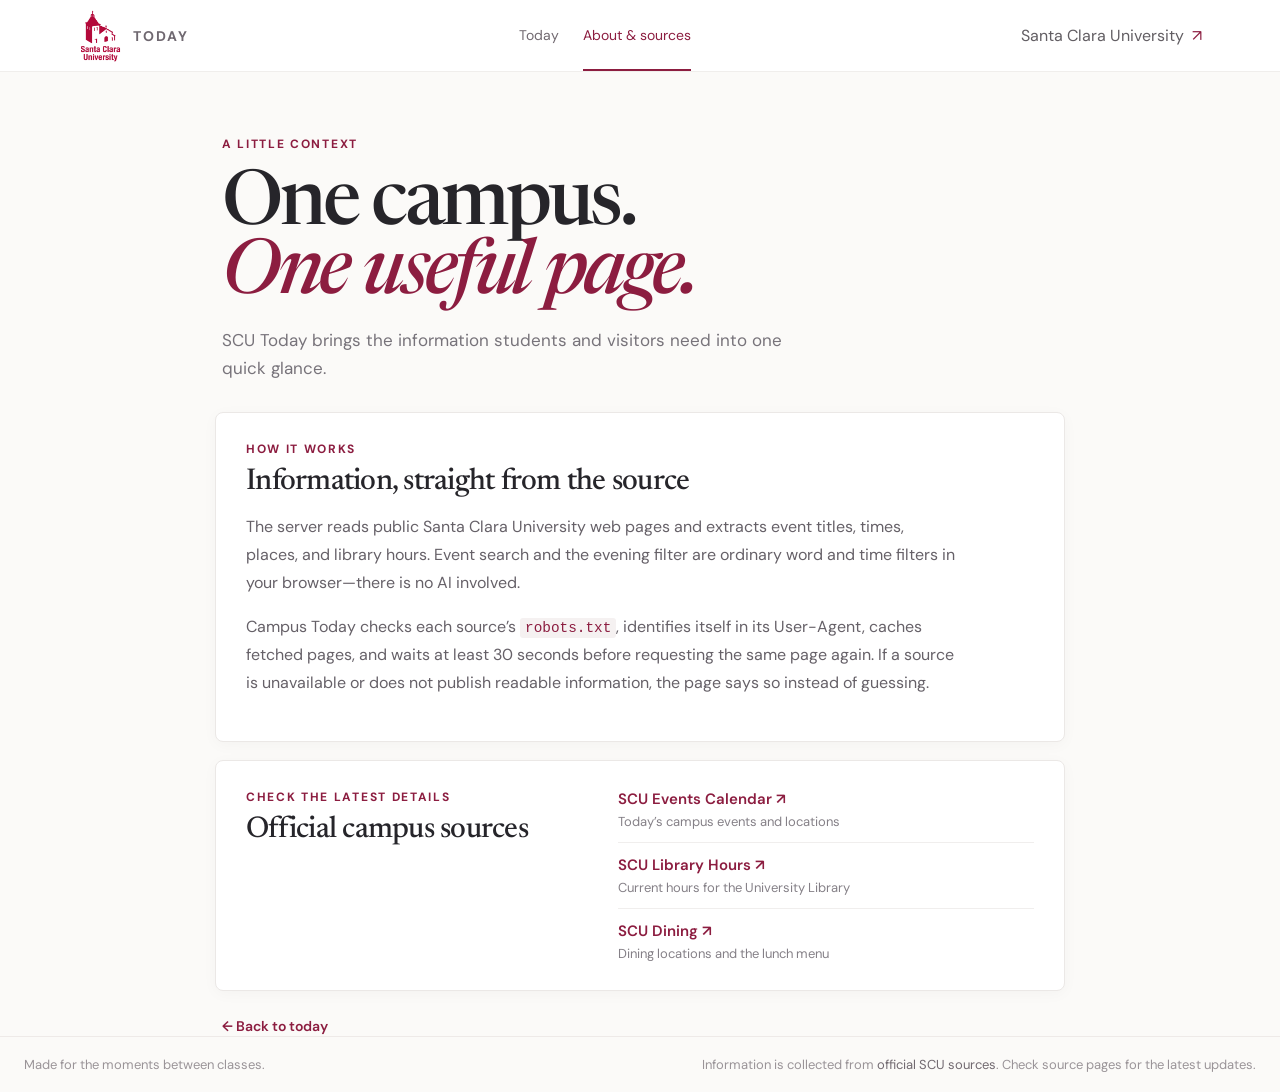
<file: about.html>
<!doctype html>
<html lang="en">
  <head>
    <meta charset="utf-8">
    <meta name="viewport" content="width=device-width, initial-scale=1">
    <meta name="theme-color" content="#8c1d40">
    <title>About &amp; sources — SCU Today</title>
    <link rel="preconnect" href="https://fonts.googleapis.com">
    <link rel="preconnect" href="https://fonts.gstatic.com" crossorigin>
    <link href="https://fonts.googleapis.com/css2?family=DM+Sans:wght@400;500;600;700&family=Newsreader:opsz,wght@6..72,500;6..72,600&display=swap" rel="stylesheet">
    <link rel="stylesheet" href="/styles.css">
  </head>
  <body>
    <header class="topbar">
      <a class="brand" href="/" aria-label="SCU Today home">
        <img class="brand-logo" src="/assets/scu-logo.png" alt="Santa Clara University">
        <span class="brand-label">TODAY</span>
      </a>
      <nav class="site-nav" aria-label="Main navigation">
        <a class="site-nav-link" href="/">Today</a>
        <a class="site-nav-link is-current" href="/about" aria-current="page">About &amp; sources</a>
      </nav>
      <a class="campus-link" href="https://www.scu.edu/" target="_blank" rel="noreferrer">Santa Clara University <span aria-hidden="true">↗</span></a>
    </header>

    <main class="about-main">
      <section class="about-intro">
        <p class="eyebrow">A LITTLE CONTEXT</p>
        <h1>One campus.<br><em>One useful page.</em></h1>
        <p class="intro-description">SCU Today brings the information students and visitors need into one quick glance.</p>
      </section>

      <section class="panel about-panel" aria-labelledby="about-heading">
        <p class="eyebrow">HOW IT WORKS</p>
        <h2 id="about-heading">Information, straight from the source</h2>
        <p>The server reads public Santa Clara University web pages and extracts event titles, times, places, and library hours. Event search and the evening filter are ordinary word and time filters in your browser—there is no AI involved.</p>
        <p>Campus Today checks each source’s <code>robots.txt</code>, identifies itself in its User-Agent, caches fetched pages, and waits at least 30 seconds before requesting the same page again. If a source is unavailable or does not publish readable information, the page says so instead of guessing.</p>
      </section>

      <section class="panel about-panel sources-panel" aria-labelledby="sources-heading">
        <div>
          <p class="eyebrow">CHECK THE LATEST DETAILS</p>
          <h2 id="sources-heading">Official campus sources</h2>
        </div>
        <ul class="source-list">
          <li><a href="https://events.scu.edu/" target="_blank" rel="noreferrer">SCU Events Calendar <span aria-hidden="true">↗</span></a><span>Today’s campus events and locations</span></li>
          <li><a href="https://scu.libcal.com/hours/" target="_blank" rel="noreferrer">SCU Library Hours <span aria-hidden="true">↗</span></a><span>Current hours for the University Library</span></li>
          <li><a href="https://scudining.cafebonappetit.com/#lunch" target="_blank" rel="noreferrer">SCU Dining <span aria-hidden="true">↗</span></a><span>Dining locations and the lunch menu</span></li>
        </ul>
      </section>

      <p class="about-return"><a class="text-link" href="/">← Back to today</a></p>
    </main>

    <footer>
      <p>Made for the moments between classes.</p>
      <p>Information is collected from <a href="https://www.scu.edu/" target="_blank" rel="noreferrer">official SCU sources</a>. Check source pages for the latest updates.</p>
    </footer>
  </body>
</html>
</file>
<file: styles.css>
:root {
  color-scheme: light;
  --cardinal: #8c1d40;
  --cardinal-dark: #711632;
  --gold: #f7b538;
  --ink: #26252a;
  --muted: #74727a;
  --line: #ebe8e6;
  --paper: #fbfaf8;
  --serif: "Newsreader", Georgia, serif;
  --sans: "DM Sans", -apple-system, BlinkMacSystemFont, "Segoe UI", sans-serif;
}

* { box-sizing: border-box; }

body {
  margin: 0;
  background: var(--paper);
  color: var(--ink);
  font-family: var(--sans);
  -webkit-font-smoothing: antialiased;
}

a { color: inherit; }

.topbar {
  height: 72px;
  padding: 0 max(6.1vw, 28px);
  display: flex;
  align-items: center;
  justify-content: space-between;
  background: #fff;
  border-bottom: 1px solid #f0eeec;
}

.brand {
  display: inline-flex;
  align-items: center;
  gap: 11px;
  color: var(--cardinal);
  text-decoration: none;
}

.brand-logo { display: block; width: auto; height: 56px; object-fit: contain; }
.brand-label { color: #6f6870; font-size: 14px; font-weight: 700; letter-spacing: .15em; }
.site-nav { display: flex; align-items: center; gap: 24px; height: 100%; }
.site-nav-link { display: inline-flex; height: 100%; align-items: center; border-bottom: 2px solid transparent; color: #716970; font-size: 14px; text-decoration: none; }
.site-nav-link:hover, .site-nav-link.is-current { border-bottom-color: var(--cardinal); color: var(--cardinal); }
.campus-link { color: #625e63; font-size: 16px; text-decoration: none; }
.campus-link span { color: var(--cardinal); margin-left: 4px; }

main {
  width: min(1040px, calc(100% - 48px));
  margin: 0 auto;
}

.intro {
  min-height: 277px;
  padding: 53px 7px 42px;
  display: flex;
  align-items: center;
  justify-content: space-between;
}

.eyebrow {
  margin: 0;
  color: var(--cardinal);
  font-size: 12px;
  font-weight: 700;
  letter-spacing: .14em;
}

.intro-copy .eyebrow { display: flex; align-items: center; gap: 8px; }
.live-dot { width: 7px; height: 7px; border-radius: 50%; background: #41a37a; box-shadow: 0 0 0 3px #e4f2ea; }

h1 {
  margin: 18px 0 10px;
  font-family: var(--serif);
  font-size: clamp(54px, 7vw, 76px);
  font-weight: 500;
  letter-spacing: -.045em;
  line-height: .91;
}

h1 em { color: var(--cardinal); font-weight: 500; }
.intro-description { margin: 17px 0 0; color: #77737a; font-size: 17px; }

.date-card {
  min-width: 218px;
  margin-top: 18px;
  padding: 19px 21px;
  border: 1px solid #eee8e4;
  border-radius: 9px;
  background: #fff;
  box-shadow: 0 8px 24px #42261a08;
}

.date-label { display: block; color: #948b88; font-size: 12px; font-weight: 700; letter-spacing: .15em; }
.date-value { display: block; margin-top: 10px; color: var(--ink); font-family: var(--serif); font-size: 25px; }
.date-note { display: flex; align-items: center; gap: 7px; margin-top: 7px; color: #858087; font-size: 14px; }
.sun-icon { color: #dda52b; font-size: 16px; }

.dashboard { padding-bottom: 54px; }
.about-main { max-width: 850px; }
.about-intro { padding: 64px 7px 30px; }
.about-intro h1 { margin-top: 20px; }
.about-intro .intro-description { max-width: 600px; line-height: 1.6; }
.about-panel { margin-bottom: 18px; padding: 28px 30px; }
.about-panel h2 { margin: 10px 0 14px; }
.about-panel > p:not(.eyebrow) { max-width: 710px; color: #666168; font-size: 16px; line-height: 1.75; }
.about-panel code { padding: 2px 5px; border-radius: 3px; background: #f5f1f1; color: var(--cardinal); font: .9em ui-monospace, SFMono-Regular, Menlo, monospace; }
.sources-panel { display: grid; grid-template-columns: 1fr 1.2fr; gap: 25px; }
.source-list { margin: 0; padding: 0; list-style: none; }
.source-list li { display: flex; flex-direction: column; gap: 4px; padding: 12px 0; border-bottom: 1px solid #f0eeed; }
.source-list li:first-child { padding-top: 0; }
.source-list li:last-child { padding-bottom: 0; border-bottom: 0; }
.source-list a { color: var(--cardinal); font-size: 15px; font-weight: 600; text-decoration: none; }
.source-list a:hover { text-decoration: underline; }
.source-list li > span { color: #858087; font-size: 13px; }
.about-return { margin: 24px 7px 0; }
.section-heading { display: flex; justify-content: space-between; align-items: end; margin: 0 7px 17px; }
.section-kicker { margin-bottom: 7px; color: #969097; }
h2, h3 { margin: 0; }
h2 { font-family: var(--serif); font-size: 30px; font-weight: 500; letter-spacing: -.025em; }
.updated { color: #aaa4a8; font-size: 13px; }

.panel {
  border: 1px solid var(--line);
  border-radius: 8px;
  background: #fff;
  box-shadow: 0 3px 15px #2b151008;
}

.events-panel { padding: 22px 24px 7px; }
.panel-heading { display: flex; align-items: center; gap: 12px; }
.heading-icon {
  width: 38px;
  height: 38px;
  flex: 0 0 38px;
  display: grid;
  place-items: center;
  border-radius: 8px;
}

.heading-icon svg, .search-box svg {
  width: 19px;
  height: 19px;
  fill: none;
  stroke: currentColor;
  stroke-linecap: round;
  stroke-linejoin: round;
  stroke-width: 1.5;
}

.calendar-icon { background: #f8edf0; color: var(--cardinal); }
.library-icon { background: #f0f0eb; color: #666b50; }
.dining-icon { background: #fff4e4; color: #a66e1a; }
.panel-heading .eyebrow { color: #9a9297; font-size: 11px; }
h3 { margin-top: 4px; font-size: 19px; font-weight: 600; letter-spacing: -.015em; }
.count { margin-left: 4px; padding: 2px 6px; border-radius: 20px; background: #f5f2f2; color: #8e858b; font-size: 13px; vertical-align: 1px; }
.panel-link { margin-left: auto; }
.text-link { color: var(--cardinal); font-size: 14px; font-weight: 600; text-decoration: none; }
.text-link:hover { color: var(--cardinal-dark); text-decoration: underline; }

.event-tools {
  display: flex;
  align-items: center;
  gap: 18px;
  margin: 20px 0 5px;
  padding: 12px 0;
  border-top: 1px solid #f0eeed;
  border-bottom: 1px solid #f0eeed;
}

.search-box {
  height: 42px;
  min-width: 240px;
  max-width: 425px;
  flex: 1;
  display: flex;
  align-items: center;
  gap: 9px;
  padding: 0 10px;
  border: 1px solid #eeebea;
  border-radius: 5px;
  color: #9c969a;
}

.search-box svg { width: 16px; height: 16px; flex: 0 0 16px; }
.search-box input { width: 100%; min-width: 0; border: 0; outline: 0; color: var(--ink); background: transparent; font: 14px var(--sans); }
.search-box input::placeholder { color: #aaa4a8; }
.search-shortcut { padding: 3px 5px; border: 1px solid #eee9e7; border-radius: 3px; color: #a39da1; font-size: 12px; white-space: nowrap; }

.evening-filter { display: flex; align-items: center; gap: 8px; color: #514c51; font-size: 14px; cursor: pointer; white-space: nowrap; }
.evening-filter input { position: absolute; opacity: 0; }
.switch { width: 27px; height: 16px; padding: 2px; border-radius: 10px; background: #d9d6d6; transition: background .18s; }
.switch::after { display: block; width: 12px; height: 12px; border-radius: 50%; background: white; content: ""; transition: transform .18s; }
.evening-filter input:checked + .switch { background: var(--cardinal); }
.evening-filter input:checked + .switch::after { transform: translateX(11px); }
.evening-filter input:focus-visible + .switch { outline: 2px solid #332; outline-offset: 2px; }
.evening-time { display: block; margin-top: 2px; color: #9e989d; font-size: 12px; }

.events-list { min-height: 72px; }
.loading-row, .empty-state {
  min-height: 76px;
  display: flex;
  align-items: center;
  justify-content: center;
  gap: 9px;
  color: #8b858a;
  font-size: 15px;
  text-align: center;
}
.spinner { width: 14px; height: 14px; border: 2px solid #eee5e8; border-top-color: var(--cardinal); border-radius: 50%; animation: spin .8s linear infinite; }
@keyframes spin { to { transform: rotate(360deg); } }

.event-row {
  display: grid;
  grid-template-columns: 73px minmax(0, 1fr) auto;
  align-items: center;
  gap: 15px;
  min-height: 76px;
  padding: 12px 2px;
  border-bottom: 1px solid #f0eeed;
}
.event-row:last-child { border-bottom: 0; }
.event-time { color: var(--cardinal); font-size: 14px; font-weight: 700; }
.event-title { display: inline-block; color: #302d32; font-size: 16px; font-weight: 600; line-height: 1.45; text-decoration: none; }
.event-title:hover { color: var(--cardinal); }
.event-place { margin-top: 4px; color: #918a90; font-size: 13px; }
.event-tag { justify-self: end; padding: 5px 8px; border-radius: 20px; background: #f8f3f4; color: #8b5262; font-size: 12px; white-space: nowrap; }
.filter-empty { margin: 0; padding: 0 0 15px; color: #878087; font-size: 14px; text-align: center; }
.source-note { margin: 5px 0 13px; color: #aaa4a8; font-size: 12px; line-height: 1.5; }

.info-grid { display: grid; grid-template-columns: 1fr 1fr; gap: 15px; margin-top: 15px; }
.info-panel { min-height: 196px; display: flex; flex-direction: column; padding: 19px 21px 16px; }
.hours-value { margin: 18px 0 2px 50px; font-family: var(--serif); font-size: 30px; letter-spacing: -.03em; }
.supporting-copy { margin: 2px 0 0 50px; color: #8c858b; font-size: 13px; line-height: 1.55; }
.bottom-link { margin: auto 0 0 50px; padding-top: 15px; }
.dining-content { margin: 13px 0 8px 50px; color: #716a70; font-size: 14px; line-height: 1.6; }
.dining-content p { margin: 0; }
.menu-list { display: flex; flex-wrap: wrap; gap: 5px; margin: 0; padding: 0; list-style: none; }
.menu-list li { padding: 4px 7px; border: 1px solid #f0ece8; border-radius: 4px; }
.dining-panel .bottom-link { margin-top: auto; }

footer {
  min-height: 56px;
  padding: 14px 24px;
  display: flex;
  align-items: center;
  justify-content: space-between;
  gap: 14px;
  border-top: 1px solid #eeeae8;
  color: #9a9498;
  font-size: 13px;
}
footer p { margin: 0; }
footer a { color: #716970; text-decoration: none; }
footer a:hover { color: var(--cardinal); }

@media (min-width: 1200px) { main { width: 1010px; } }
@media (max-width: 650px) {
  .topbar { min-height: 62px; height: auto; padding: 7px 21px; flex-wrap: wrap; gap: 0 16px; }
  .brand-logo { height: 48px; }
  .brand-label { font-size: 11px; }
  .campus-link { font-size: 12px; }
  .site-nav { order: 3; width: 100%; height: 38px; gap: 20px; }
  .site-nav-link { font-size: 13px; }
  main { width: min(100% - 32px, 520px); }
  .intro { min-height: auto; padding: 42px 2px 34px; align-items: flex-start; flex-direction: column; gap: 21px; }
  h1 { font-size: 60px; }
  .date-card { width: 100%; min-width: 0; margin: 0; padding: 14px 16px; }
  .date-value { font-size: 22px; }
  .section-heading { margin: 0 2px 14px; }
  h2 { font-size: 26px; }
  .updated { max-width: 108px; text-align: right; line-height: 1.5; }
  .events-panel { padding: 17px 15px 6px; }
  .event-tools { align-items: stretch; flex-direction: column; gap: 12px; }
  .search-box { max-width: none; }
  .evening-filter { align-self: flex-start; }
  .event-row { grid-template-columns: 65px minmax(0, 1fr); gap: 10px; }
  .event-tag { display: none; }
  .info-grid { grid-template-columns: 1fr; gap: 11px; margin-top: 11px; }
  .info-panel { min-height: 177px; }
  .about-intro { padding: 42px 2px 24px; }
  .about-panel { padding: 22px 18px; }
  .about-panel > p:not(.eyebrow) { font-size: 15px; }
  .sources-panel { grid-template-columns: 1fr; gap: 20px; }
  footer { align-items: flex-start; flex-direction: column; padding: 15px 21px; }
}

@media (prefers-reduced-motion: reduce) {
  *, *::before, *::after { scroll-behavior: auto !important; animation-duration: .01ms !important; transition-duration: .01ms !important; }
}
</file>
